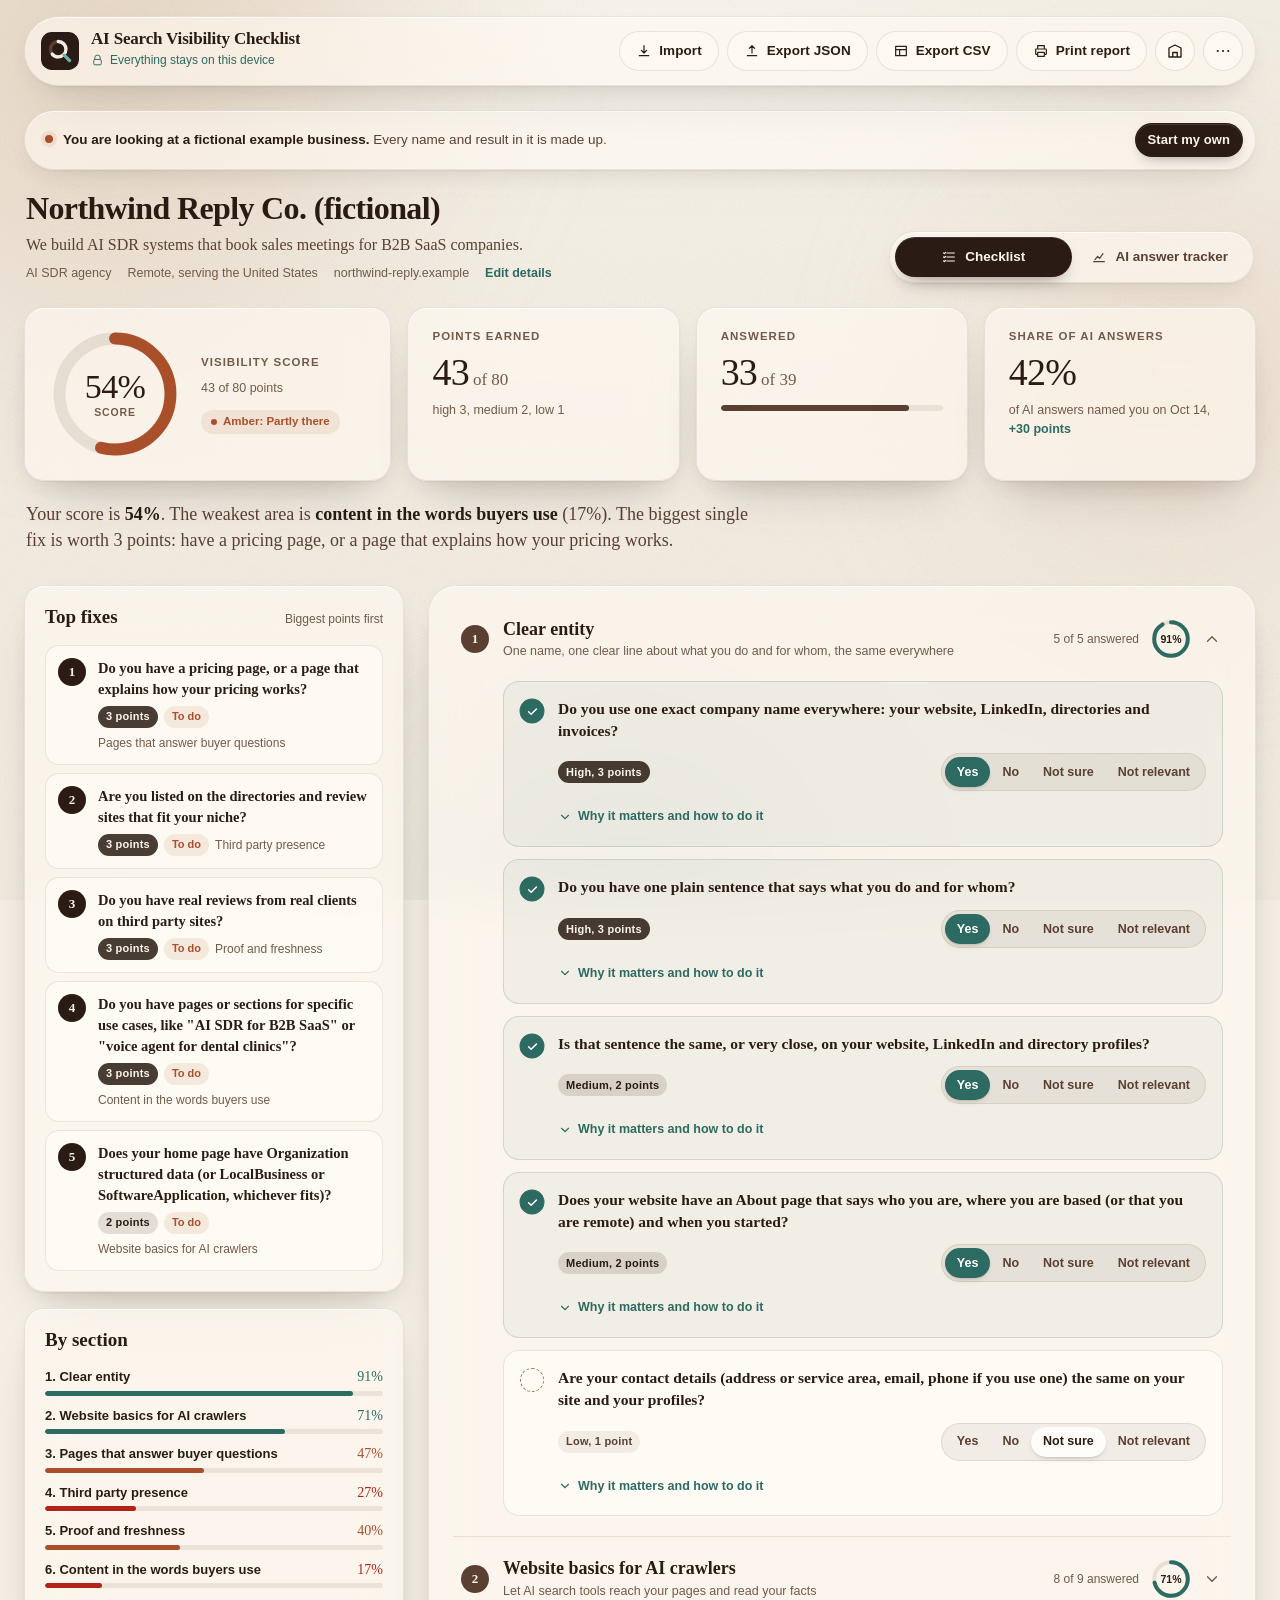
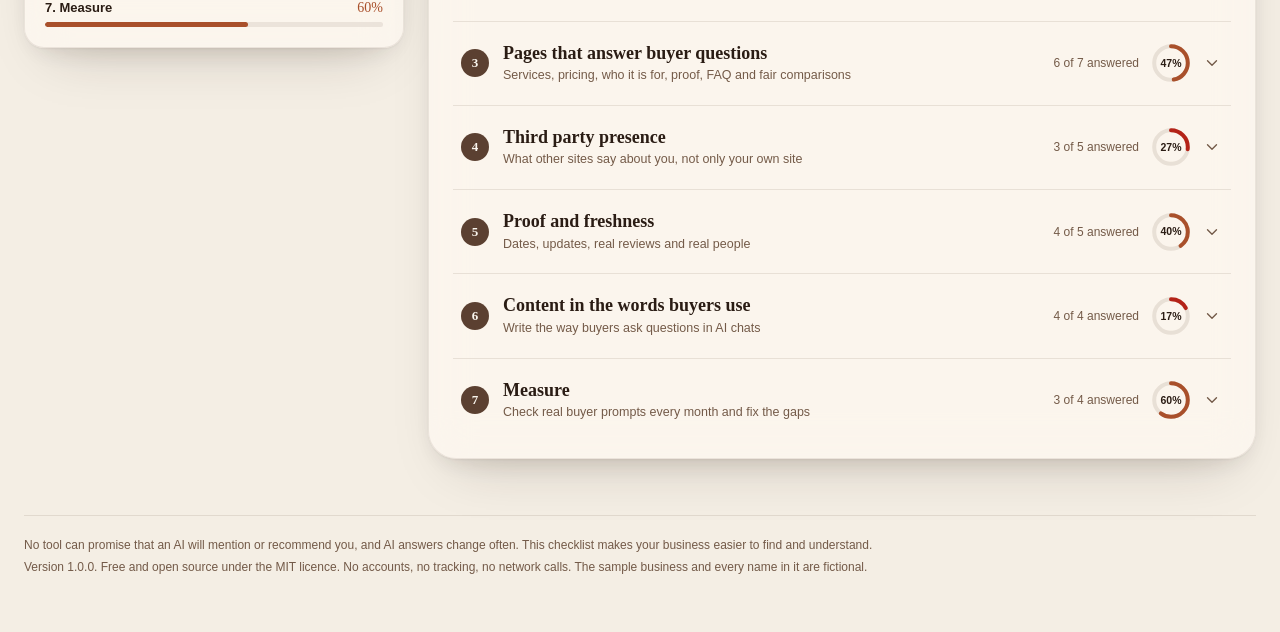
<file: app/index.html>
<!doctype html>
<html lang="en">
<head>
  <meta charset="utf-8">
  <meta name="viewport" content="width=device-width, initial-scale=1, viewport-fit=cover">
  <meta name="color-scheme" content="light">
  <meta name="theme-color" content="#F4EEE4">
  <meta name="description" content="Check how easy your business is to find in ChatGPT, Perplexity and other AI search tools. Runs on your device, nothing is sent anywhere.">
  <title>AI Search Visibility Checklist</title>
  <link rel="icon" type="image/svg+xml" href="assets/favicon.svg">
  <link rel="stylesheet" href="app.css">
</head>
<body>
  <div class="backdrop" aria-hidden="true">
    <span class="blob blob-a"></span>
    <span class="blob blob-b"></span>
    <span class="blob blob-c"></span>
    <span class="grain"></span>
  </div>

  <a class="skip-link" href="#main">Skip to the content</a>

  <header class="topbar">
    <div class="topbar-inner glass">
      <div class="brand">
        <svg class="brand-mark" viewBox="0 0 64 64" aria-hidden="true">
          <rect width="64" height="64" rx="18" fill="currentColor"/>
          <circle cx="29" cy="29" r="13" fill="none" stroke="#5B4031" stroke-width="5.5"/>
          <circle cx="29" cy="29" r="13" fill="none" stroke="#F4EEE4" stroke-width="5.5" stroke-linecap="round" stroke-dasharray="52 81.7" transform="rotate(-90 29 29)"/>
          <path d="M39 39l9 9" stroke="#6FB3A8" stroke-width="5.5" stroke-linecap="round"/>
        </svg>
        <div class="brand-text">
          <h1>AI Search Visibility Checklist</h1>
          <p class="privacy" id="privacy-note">
            <svg viewBox="0 0 24 24" aria-hidden="true"><path d="M7 10V7a5 5 0 0 1 10 0v3" fill="none" stroke="currentColor" stroke-width="1.8" stroke-linecap="round"/><rect x="5" y="10" width="14" height="10" rx="2.5" fill="none" stroke="currentColor" stroke-width="1.8"/></svg>
            <span id="privacy-text">Everything stays on this device</span>
          </p>
        </div>
      </div>

      <nav class="toolbar" aria-label="File actions">
        <button class="btn btn-ghost" type="button" id="btn-import" data-feedback="none">
          <span class="btn-label"><svg viewBox="0 0 24 24" aria-hidden="true"><path d="M12 4v11m0 0-4-4m4 4 4-4M5 19h14" /></svg>Import</span>
        </button>
        <button class="btn btn-ghost" type="button" id="btn-export-json">
          <span class="btn-label"><svg viewBox="0 0 24 24" aria-hidden="true"><path d="M12 15V4m0 0L8 8m4-4 4 4M5 19h14" /></svg>Export JSON</span>
        </button>
        <button class="btn btn-ghost" type="button" id="btn-export-csv">
          <span class="btn-label"><svg viewBox="0 0 24 24" aria-hidden="true"><path d="M4 5h16v14H4zM4 10h16M10 10v9" /></svg>Export CSV</span>
        </button>
        <button class="btn btn-ghost" type="button" id="btn-print">
          <span class="btn-label"><svg viewBox="0 0 24 24" aria-hidden="true"><path d="M7 9V4h10v5M7 17H5a1 1 0 0 1-1-1v-6a1 1 0 0 1 1-1h14a1 1 0 0 1 1 1v6a1 1 0 0 1-1 1h-2M7 14h10v6H7z" /></svg>Print report</span>
        </button>
        <button class="btn btn-ghost btn-icon" type="button" id="btn-business" aria-label="Business details" title="Business details" data-feedback="none">
          <span class="btn-label"><svg viewBox="0 0 24 24" aria-hidden="true"><path d="M4 20V8l8-4 8 4v12M9 20v-6h6v6M4 20h16" /></svg></span>
        </button>
        <div class="menu-wrap">
          <button class="btn btn-ghost btn-icon" type="button" id="btn-more" aria-label="More actions" title="More actions" aria-haspopup="true" aria-expanded="false" aria-controls="more-menu" data-feedback="none">
            <span class="btn-label"><svg viewBox="0 0 24 24" aria-hidden="true"><circle cx="5" cy="12" r="1.4"/><circle cx="12" cy="12" r="1.4"/><circle cx="19" cy="12" r="1.4"/></svg></span>
          </button>
          <div class="menu glass" id="more-menu" role="menu" hidden>
            <button type="button" role="menuitem" id="btn-load-sample">Load the fictional sample</button>
            <button type="button" role="menuitem" id="btn-reset">Start my own (empty)</button>
          </div>
        </div>
      </nav>
    </div>
  </header>

  <main class="shell" id="main">
    <div class="sample-banner glass" id="sample-banner" hidden>
      <p><span class="dot" aria-hidden="true"></span><strong>You are looking at a fictional example business.</strong> Every name and result in it is made up.</p>
      <button class="btn btn-primary btn-sm" type="button" id="btn-start-own"><span class="btn-label">Start my own</span></button>
    </div>

    <section class="hero" aria-label="Your business">
      <div class="hero-text">
        <h2 class="hero-name" id="hero-name">Your business</h2>
        <p class="hero-line" id="hero-line"></p>
        <p class="hero-meta" id="hero-meta"></p>
      </div>
      <div class="tabs glass" role="tablist" aria-label="Parts of the app">
        <span class="tab-pill" id="tab-pill" aria-hidden="true"></span>
        <button class="tab" role="tab" id="tab-checklist" aria-controls="panel-checklist" aria-selected="true" data-tab="checklist">
          <svg viewBox="0 0 24 24" aria-hidden="true"><path d="M9 6h11M9 12h11M9 18h11M4 6l1 1 2-2M4 12l1 1 2-2M4 18l1 1 2-2"/></svg>Checklist
        </button>
        <button class="tab" role="tab" id="tab-tracker" aria-controls="panel-tracker" aria-selected="false" data-tab="tracker" tabindex="-1">
          <svg viewBox="0 0 24 24" aria-hidden="true"><path d="M4 19h16M6 16l4-5 3 3 5-7"/></svg>AI answer tracker
        </button>
      </div>
    </section>

    <!-- ===== Checklist ===== -->
    <section class="panel" id="panel-checklist" role="tabpanel" aria-labelledby="tab-checklist">
      <div class="summary" aria-label="Checklist summary">
        <article class="stat stat-gauge glass">
          <div class="ring ring-xl" id="score-ring" role="img" aria-label="Visibility score"></div>
          <div class="gauge-text">
            <p class="eyebrow">Visibility score</p>
            <p class="stat-sub" id="score-sub">points earned out of points possible</p>
            <span class="chip chip-dot chip-none" id="score-chip">No score yet</span>
          </div>
        </article>
        <article class="stat glass">
          <p class="eyebrow">Points earned</p>
          <p class="stat-value"><span id="points-earned">0</span><small id="points-possible">of 0</small></p>
          <p class="stat-sub">high 3, medium 2, low 1</p>
        </article>
        <article class="stat glass">
          <p class="eyebrow">Answered</p>
          <p class="stat-value"><span id="answered">0</span><small id="answered-total">of 0</small></p>
          <div class="progress" aria-hidden="true"><span id="answered-bar"></span></div>
        </article>
        <article class="stat glass">
          <p class="eyebrow">Share of AI answers</p>
          <p class="stat-value" id="share-latest">n/a</p>
          <p class="stat-sub" id="share-latest-sub">from the AI answer tracker</p>
        </article>
      </div>

      <p class="insight" id="insight" aria-live="polite"></p>

      <div class="workspace">
        <aside class="side">
          <section class="card glass" aria-labelledby="fixes-title">
            <div class="card-head"><h2 id="fixes-title">Top fixes</h2><p class="hint">Biggest points first</p></div>
            <ol class="fixes" id="fixes"></ol>
          </section>
          <section class="card glass" aria-labelledby="sections-title">
            <div class="card-head"><h2 id="sections-title">By section</h2></div>
            <ul class="sec-progress" id="sec-progress"></ul>
          </section>
        </aside>
        <section class="editor glass" id="editor" aria-label="The checklist"></section>
      </div>
    </section>

    <!-- ===== Tracker ===== -->
    <section class="panel" id="panel-tracker" role="tabpanel" aria-labelledby="tab-tracker" hidden>
      <div class="summary" aria-label="Tracker summary">
        <article class="stat stat-gauge glass">
          <div class="ring ring-xl" id="share-ring" role="img" aria-label="Share of AI answers"></div>
          <div class="gauge-text">
            <p class="eyebrow">Share of AI answers</p>
            <p class="stat-sub" id="share-sub">answers that named you, latest check</p>
          </div>
        </article>
        <article class="stat glass">
          <p class="eyebrow">Change since first check</p>
          <p class="stat-value" id="share-change">n/a</p>
          <p class="stat-sub" id="share-change-sub">percentage points</p>
        </article>
        <article class="stat glass">
          <p class="eyebrow">Average position</p>
          <p class="stat-value" id="avg-pos">n/a</p>
          <p class="stat-sub">when you were named, latest check</p>
        </article>
        <article class="stat glass">
          <p class="eyebrow">Answers recorded</p>
          <p class="stat-value"><span id="checks-total">0</span></p>
          <p class="stat-sub" id="checks-sub">across 0 dates</p>
        </article>
      </div>

      <div class="tracker-grid">
        <section class="card glass" aria-labelledby="chart-title">
          <div class="card-head"><h2 id="chart-title">Share of answers over time</h2><p class="hint">Answers that named you, out of all answers checked</p></div>
          <div class="chart-wrap" id="chart"></div>
        </section>
        <section class="card glass" aria-labelledby="plat-title">
          <div class="card-head"><h2 id="plat-title">By platform</h2><p class="hint" id="plat-date"></p></div>
          <ul class="bars" id="plat-bars"></ul>
        </section>
        <section class="card glass" aria-labelledby="comp-title">
          <div class="card-head"><h2 id="comp-title">Who gets named most</h2><p class="hint">All checks</p></div>
          <ul class="bars" id="comp-bars"></ul>
        </section>
        <section class="card glass" aria-labelledby="prompts-title">
          <div class="card-head"><h2 id="prompts-title">Buyer prompts <span class="hint" id="prompt-count"></span></h2></div>
          <ul class="prompt-list" id="prompt-list"></ul>
          <form class="prompt-add" id="prompt-add" novalidate>
            <label class="sr-only" for="new-prompt">New buyer prompt</label>
            <input class="field-input" id="new-prompt" type="text" maxlength="200" autocomplete="off" placeholder="Type a buyer question, like best AI SDR agency for fintech">
            <button class="btn btn-primary btn-sm" type="submit" id="btn-add-prompt"><span class="btn-label"><svg viewBox="0 0 24 24" aria-hidden="true"><path d="M12 5v14M5 12h14" /></svg>Add</span></button>
          </form>
          <div class="prompt-lib">
            <label class="sr-only" for="lib-select">Add a prompt from the library</label>
            <select id="lib-select"><option value="">Add from the prompt library...</option></select>
          </div>
        </section>
      </div>

      <section class="record glass" id="record" aria-labelledby="record-title">
        <div class="record-head">
          <div>
            <h2 id="record-title">Record what the AI said</h2>
            <p class="hint">Ask each prompt yourself on the platform, then tick if your business was named, its position, and who else was named. This app never asks any AI for you.</p>
          </div>
          <div class="record-controls">
            <div>
              <label for="rec-date">Date of the check</label>
              <input id="rec-date" type="date">
            </div>
            <button class="btn btn-ghost btn-sm" type="button" id="btn-today" data-feedback="none"><span class="btn-label">Today</span></button>
          </div>
        </div>
        <div class="date-chips" id="date-chips" aria-label="Dates with results"></div>
        <div class="plat-tabs" id="plat-tabs" role="tablist" aria-label="Platform"></div>
        <div class="rows" id="rows"></div>
        <div class="record-actions">
          <p class="hint" id="rec-status"></p>
          <button class="btn btn-primary" type="button" id="btn-save-results"><span class="btn-label"><svg viewBox="0 0 24 24" aria-hidden="true"><path d="M5 12.5l4.5 4.5L19 7.5" /></svg>Save results</span></button>
        </div>
      </section>
    </section>

    <footer class="foot">
      <p>No tool can promise that an AI will mention or recommend you, and AI answers change often. This checklist makes your business easier to find and understand.</p>
      <p>Version 1.0.0. Free and open source under the MIT licence. No accounts, no tracking, no network calls. The sample business and every name in it are fictional.</p>
    </footer>
  </main>

  <section class="print-sheet" id="print-sheet" aria-hidden="true"></section>

  <div class="toasts" id="toasts" role="region" aria-live="polite" aria-label="Notifications"></div>

  <dialog class="dialog glass" id="business-dialog" aria-labelledby="business-title">
    <form method="dialog" id="business-form" novalidate>
      <h2 id="business-title">Your business</h2>
      <p class="dialog-sub">Used in the report. Only real facts. It stays on this device.</p>
      <div class="field">
        <label for="biz-name">Company name, spelled exactly as you use it everywhere</label>
        <input class="field-input" id="biz-name" type="text" maxlength="120" autocomplete="organization">
      </div>
      <div class="field">
        <label for="biz-line">One line: what you do and for whom</label>
        <input class="field-input" id="biz-line" type="text" maxlength="220" autocomplete="off">
      </div>
      <div class="field-row">
        <div class="field">
          <label for="biz-site">Website</label>
          <input class="field-input" id="biz-site" type="text" maxlength="200" autocomplete="url" placeholder="https://">
          <p class="hint error-text" id="biz-site-error" hidden></p>
        </div>
        <div class="field">
          <label for="biz-niche">Niche</label>
          <input class="field-input" id="biz-niche" type="text" maxlength="80" autocomplete="off">
        </div>
      </div>
      <div class="field">
        <label for="biz-loc">Where you serve (city, region, country or remote)</label>
        <input class="field-input" id="biz-loc" type="text" maxlength="120" autocomplete="off">
      </div>
      <div class="dialog-actions">
        <button class="btn btn-ghost" type="button" id="business-cancel" data-feedback="none"><span class="btn-label">Cancel</span></button>
        <button class="btn btn-primary" type="button" id="business-save"><span class="btn-label">Save details</span></button>
      </div>
    </form>
  </dialog>

  <dialog class="dialog glass" id="confirm-dialog" aria-labelledby="confirm-title" aria-describedby="confirm-text">
    <form method="dialog">
      <h2 id="confirm-title">Are you sure?</h2>
      <p class="dialog-sub" id="confirm-text"></p>
      <div class="dialog-actions">
        <button class="btn btn-ghost" value="cancel" data-feedback="none"><span class="btn-label">Cancel</span></button>
        <button class="btn btn-primary" value="ok" id="confirm-ok" data-feedback="none"><span class="btn-label">Confirm</span></button>
      </div>
    </form>
  </dialog>

  <input type="file" id="import-file" accept=".json,application/json" hidden>

  <script src="kit-data.js"></script>
  <script src="engine.js"></script>
  <script src="app.js"></script>
</body>
</html>
</file>
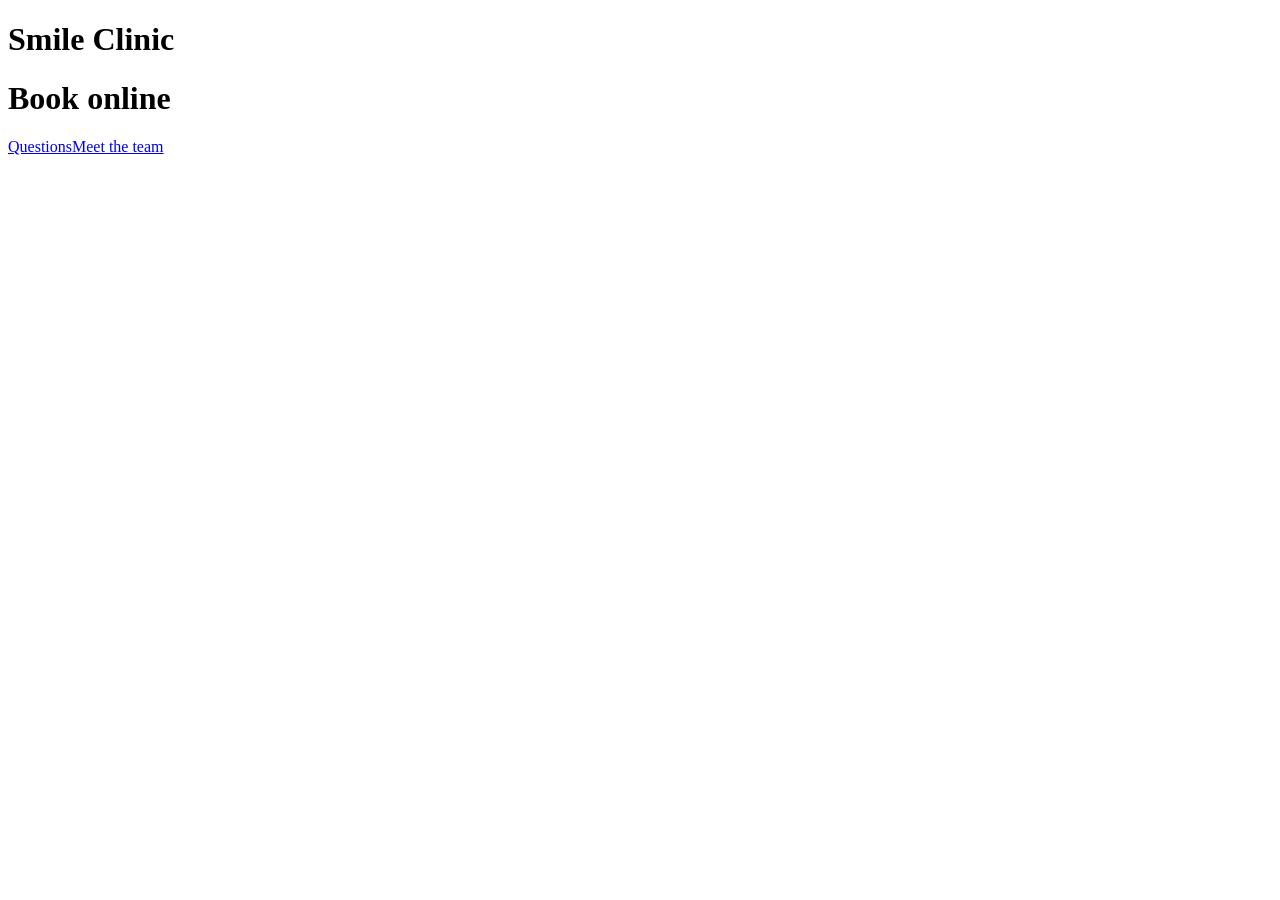
<file: tests/fixtures/home_local.html>
<!doctype html>
<html><head><title>Smile Clinic</title>
<script type="application/ld+json">[{"@type": ["Dentist"], "name": "Smile Clinic (fictional)"}]</script>
</head><body><h1>Smile Clinic</h1><h1>Book online</h1><a href="/frequently-asked-questions">Questions</a><a href="/our-team">Meet the team</a></body></html>
</file>
<file: app/app.css>
/* AI Search Visibility Checklist: styles. Same design family as the AI Agent Profitability Calculator. Reasoning in DESIGN-NOTES.md. */

:root {
  /* 60: warm neutrals */
  --cream: #f4eee4;
  --cream-hi: #faf6ef;
  --oat: #eae0d0;
  --sand: #ddcdb5;
  /* 30: coffee browns */
  --espresso: #2a1c14;
  --espresso-2: #3a281d;
  --mocha: #5b4031;
  --muted: #735a48;
  --latte: #9c7b60;
  /* 10: accent and status */
  --teal: #2d6a62;
  --teal-soft: #6fa096;
  --teal-tint: rgba(45, 106, 98, 0.1);
  --terra: #a9502b;
  --terra-tint: rgba(169, 80, 43, 0.1);
  --red: #b42318;
  --red-tint: rgba(180, 35, 24, 0.09);

  --text: var(--espresso);
  --text-2: var(--mocha);
  --text-3: var(--muted);
  --line: rgba(91, 64, 49, 0.12);
  --line-strong: rgba(91, 64, 49, 0.22);

  --glass: rgba(255, 251, 245, 0.6);
  --glass-strong: rgba(255, 251, 245, 0.82);
  --glass-border: rgba(91, 64, 49, 0.1);
  --glass-hi: rgba(255, 255, 255, 0.75);
  --shadow-1: 0 1px 2px rgba(42, 28, 20, 0.05);
  --shadow-2: 0 10px 28px -12px rgba(42, 28, 20, 0.16);
  --shadow-3: 0 28px 56px -28px rgba(42, 28, 20, 0.22);
  --shadow-card: inset 0 1px 0 var(--glass-hi), var(--shadow-1), var(--shadow-2), var(--shadow-3);
  --shadow-lift: inset 0 1px 0 var(--glass-hi), 0 2px 4px rgba(42, 28, 20, 0.06), 0 16px 36px -14px rgba(42, 28, 20, 0.24), 0 36px 64px -30px rgba(42, 28, 20, 0.26);
  --blur: blur(22px) saturate(140%);

  --serif: "Iowan Old Style", "Palatino Linotype", Palatino, "Book Antiqua", Georgia, serif;
  --sans: -apple-system, BlinkMacSystemFont, "SF Pro Text", "Segoe UI", Inter, Roboto, "Helvetica Neue", Arial, sans-serif;

  --s1: 4px; --s2: 8px; --s3: 12px; --s4: 16px; --s5: 20px; --s6: 24px; --s7: 32px; --s8: 40px; --s9: 56px; --s10: 72px;
  --r-input: 10px; --r-card: 20px; --r-panel: 28px; --r-pill: 999px;

  --t-fast: 140ms; --t-base: 240ms; --t-slow: 480ms; --t-count: 650ms;
  --ease-out: cubic-bezier(0.22, 1, 0.36, 1);
  --ease-spring: cubic-bezier(0.34, 1.56, 0.64, 1);

  --focus: 0 0 0 3px rgba(45, 106, 98, 0.32);
  color-scheme: light;
}

*, *::before, *::after { box-sizing: border-box; }
html { -webkit-text-size-adjust: 100%; }
body {
  margin: 0;
  min-height: 100vh;
  background: var(--cream);
  color: var(--text);
  font: 400 14px/1.5 var(--sans);
  -webkit-font-smoothing: antialiased;
  overflow-x: hidden;
}
h1, h2, h3, p { margin: 0; }
button, input, select, textarea { font: inherit; color: inherit; }
svg { display: block; }
[hidden] { display: none !important; }
.sr-only { position: absolute; width: 1px; height: 1px; padding: 0; margin: -1px; overflow: hidden; clip: rect(0 0 0 0); white-space: nowrap; border: 0; }

/* ---------- backdrop: blurred drifting shapes and grain ---------- */
.backdrop { position: fixed; inset: 0; z-index: -1; overflow: hidden; pointer-events: none;
  background: radial-gradient(120% 80% at 50% 0%, var(--cream-hi) 0%, var(--cream) 60%, var(--cream) 100%); }
.blob { position: absolute; border-radius: 50%; filter: blur(80px); opacity: 0.55; will-change: transform; }
.blob-a { width: 52vw; height: 52vw; left: -12vw; top: -18vw; background: radial-gradient(circle at 40% 40%, #d8bf9f, rgba(216, 191, 159, 0) 70%); animation: drift-a 62s var(--ease-out) infinite alternate; }
.blob-b { width: 44vw; height: 44vw; right: -14vw; top: 10vh; background: radial-gradient(circle at 50% 50%, #e6d3b9, rgba(230, 211, 185, 0) 70%); animation: drift-b 48s ease-in-out infinite alternate; }
.blob-c { width: 38vw; height: 38vw; left: 30vw; bottom: -20vw; background: radial-gradient(circle at 50% 50%, rgba(111, 160, 150, 0.55), rgba(111, 160, 150, 0) 70%); opacity: 0.35; animation: drift-c 70s ease-in-out infinite alternate; }
.grain { position: absolute; inset: -50%; opacity: 0.07; mix-blend-mode: multiply;
  background-image: url("data:image/svg+xml;utf8,<svg xmlns='http://www.w3.org/2000/svg' width='160' height='160'><filter id='n'><feTurbulence type='fractalNoise' baseFrequency='0.85' numOctaves='3' stitchTiles='stitch'/><feColorMatrix values='0 0 0 0 0.16 0 0 0 0 0.11 0 0 0 0 0.08 0 0 0 1 0'/></filter><rect width='100%' height='100%' filter='url(%23n)'/></svg>"); }
@keyframes drift-a { to { transform: translate3d(8vw, 6vh, 0) scale(1.08); } }
@keyframes drift-b { to { transform: translate3d(-6vw, 10vh, 0) scale(0.94); } }
@keyframes drift-c { to { transform: translate3d(-10vw, -8vh, 0) scale(1.12); } }

/* ---------- glass ---------- */
.glass {
  background: var(--glass);
  -webkit-backdrop-filter: var(--blur);
  backdrop-filter: var(--blur);
  border: 1px solid var(--glass-border);
  box-shadow: var(--shadow-card);
}

.skip-link { position: absolute; left: var(--s4); top: -60px; z-index: 50; padding: var(--s2) var(--s4); border-radius: var(--r-pill); background: var(--espresso); color: var(--cream); text-decoration: none; transition: top var(--t-base) var(--ease-out); }
.skip-link:focus { top: var(--s3); outline: none; box-shadow: var(--focus); }

/* ---------- top bar ---------- */
.topbar { position: sticky; top: 0; z-index: 20; padding: var(--s4) var(--s6) 0; }
.topbar-inner { max-width: 1320px; margin: 0 auto; display: flex; align-items: center; justify-content: space-between; gap: var(--s5);
  padding: var(--s3) var(--s3) var(--s3) var(--s4); border-radius: var(--r-pill); }
.brand { display: flex; align-items: center; gap: var(--s3); min-width: 0; }
.brand-mark { width: 38px; height: 38px; color: var(--espresso); flex: none; }
.brand-text { min-width: 0; }
.brand h1 { font: 600 17px/1.2 var(--serif); letter-spacing: -0.01em; white-space: nowrap; overflow: hidden; text-overflow: ellipsis; }
.privacy { display: inline-flex; align-items: center; gap: 6px; margin-top: 2px; font-size: 12px; color: var(--teal); font-weight: 500; }
.privacy svg { width: 13px; height: 13px; }
.privacy.is-warn { color: var(--terra); }
.toolbar { display: flex; align-items: center; gap: var(--s2); flex-wrap: nowrap; }
.toolbar > * { flex: none; }

/* ---------- buttons ---------- */
.btn {
  --press-x: 50%; --press-y: 50%;
  position: relative; display: inline-flex; align-items: center; justify-content: center;
  height: 40px; padding: 0 var(--s4); border-radius: var(--r-pill); border: 1px solid transparent;
  font-size: 13.5px; font-weight: 550; letter-spacing: 0.005em; white-space: nowrap; cursor: pointer; overflow: hidden;
  transition: transform var(--t-fast) var(--ease-out), box-shadow var(--t-base) var(--ease-out), background-color var(--t-fast) var(--ease-out), border-color var(--t-fast) var(--ease-out), color var(--t-fast);
  -webkit-tap-highlight-color: transparent; user-select: none;
}
.btn::after {
  content: ""; position: absolute; inset: 0; border-radius: inherit; pointer-events: none; opacity: 0;
  background: radial-gradient(circle at var(--press-x) var(--press-y), rgba(255, 255, 255, 0.45), rgba(255, 255, 255, 0) 60%);
  transition: opacity var(--t-slow) var(--ease-out);
}
.btn.is-pressed::after { opacity: 1; transition: opacity 60ms; }
.btn:hover { transform: translateY(-1px); }
.btn:active { transform: translateY(0) scale(0.97); }
.btn:focus-visible { outline: none; box-shadow: var(--focus); }
.btn-label { display: inline-flex; align-items: center; gap: 7px; transition: opacity var(--t-fast), transform var(--t-base) var(--ease-out); }
.btn-label svg { width: 16px; height: 16px; fill: none; stroke: currentColor; stroke-width: 1.8; stroke-linecap: round; stroke-linejoin: round; }
.btn-label svg circle { fill: currentColor; stroke: none; }
.btn-icon { width: 40px; padding: 0; }
.btn-icon .btn-label svg { width: 18px; height: 18px; }
.btn-icon .btn-label svg .stroke-c { fill: none; stroke: currentColor; }
.btn-sm { height: 34px; padding: 0 var(--s3); font-size: 13px; }

.btn-primary { background: var(--espresso); color: var(--cream-hi); box-shadow: 0 1px 0 rgba(255, 255, 255, 0.12) inset, 0 6px 16px -8px rgba(42, 28, 20, 0.55); }
.btn-primary:hover { background: var(--espresso-2); box-shadow: 0 1px 0 rgba(255, 255, 255, 0.14) inset, 0 10px 22px -10px rgba(42, 28, 20, 0.6); }
.btn-ghost { background: rgba(255, 251, 245, 0.5); border-color: var(--line); color: var(--text); }
.btn-ghost:hover { background: rgba(255, 251, 245, 0.92); border-color: var(--line-strong); box-shadow: 0 6px 16px -10px rgba(42, 28, 20, 0.3); }
.btn-quiet { background: transparent; color: var(--text-2); }
.btn-quiet:hover { background: rgba(91, 64, 49, 0.07); }

/* processing state: spinner, then a tick that draws itself */
.btn-spinner, .btn-tick { position: absolute; left: 50%; top: 50%; pointer-events: none; opacity: 0; }
.btn-spinner { width: 16px; height: 16px; margin: -8px 0 0 -8px; border-radius: 50%; border: 2px solid currentColor; border-right-color: transparent; }
.btn-tick { width: 18px; height: 18px; margin: -9px 0 0 -9px; }
.btn-tick path { fill: none; stroke: currentColor; stroke-width: 2.4; stroke-linecap: round; stroke-linejoin: round; stroke-dasharray: 24; stroke-dashoffset: 24; }
.btn.is-busy, .btn.is-done { pointer-events: none; }
.btn.is-busy .btn-label, .btn.is-done .btn-label { opacity: 0; transform: translateY(-4px); }
.btn.is-busy .btn-spinner { opacity: 1; animation: spin 0.7s linear infinite; }
.btn.is-busy::before {
  content: ""; position: absolute; inset: 0; border-radius: inherit;
  background: linear-gradient(100deg, transparent 20%, rgba(255, 255, 255, 0.28) 50%, transparent 80%);
  background-size: 220% 100%; animation: shimmer 1s linear infinite;
}
.btn.is-done .btn-tick { opacity: 1; }
.btn.is-done .btn-tick path { animation: draw 0.42s var(--ease-out) forwards; }
.btn-primary.is-done { background: var(--teal); }
.btn-ghost.is-done { color: var(--teal); border-color: rgba(45, 106, 98, 0.35); }
@keyframes spin { to { transform: rotate(360deg); } }
@keyframes shimmer { from { background-position: 120% 0; } to { background-position: -120% 0; } }
@keyframes draw { to { stroke-dashoffset: 0; } }

/* ---------- menu ---------- */
.menu-wrap { position: relative; }
.menu { position: absolute; right: 0; top: calc(100% + 8px); min-width: 250px; padding: 6px; border-radius: 16px; background: var(--glass-strong);
  transform-origin: top right; animation: pop-in var(--t-base) var(--ease-out); z-index: 30; }
.menu button { display: block; width: 100%; text-align: left; padding: 10px 12px; border: 0; border-radius: 10px; background: transparent; cursor: pointer; font-size: 13.5px; transition: background var(--t-fast); }
.menu button:hover, .menu button:focus-visible { background: rgba(91, 64, 49, 0.08); outline: none; }
@keyframes pop-in { from { opacity: 0; transform: translateY(-4px) scale(0.97); } to { opacity: 1; transform: none; } }

/* ---------- layout ---------- */
.shell { max-width: 1320px; margin: 0 auto; padding: var(--s6) var(--s6) var(--s9); }

.sample-banner { display: flex; align-items: center; justify-content: space-between; gap: var(--s4); margin-bottom: var(--s5); padding: var(--s3) var(--s3) var(--s3) var(--s5);
  border-radius: var(--r-pill); font-size: 13.5px; color: var(--text-2); animation: card-in var(--t-slow) var(--ease-out) both; }
.sample-banner strong { color: var(--text); font-weight: 600; }
.sample-banner .dot { display: inline-block; width: 8px; height: 8px; border-radius: 50%; background: var(--terra); margin-right: 10px; vertical-align: 1px; box-shadow: 0 0 0 4px var(--terra-tint); }

.hero { display: flex; align-items: flex-end; justify-content: space-between; gap: var(--s6); margin: var(--s2) 2px var(--s6); }
.hero-text { min-width: 0; }
.hero-name { font: 600 32px/1.15 var(--serif); letter-spacing: -0.02em; }
.hero-line { margin-top: 6px; font: 400 16px/1.45 var(--serif); color: var(--text-2); max-width: 70ch; }
.hero-meta { display: flex; flex-wrap: wrap; gap: 6px 16px; margin-top: var(--s2); font-size: 12.5px; color: var(--text-3); }
.hero-meta button { border: 0; background: none; padding: 0; color: var(--teal); font-weight: 600; cursor: pointer; border-radius: 6px; }
.hero-meta button:hover { text-decoration: underline; }
.hero-meta button:focus-visible { outline: none; box-shadow: var(--focus); }

/* tabs: segmented control with a sliding glass pill */
.tabs { position: relative; display: inline-grid; grid-auto-flow: column; grid-auto-columns: 1fr; padding: 5px; border-radius: var(--r-pill); flex: none; }
.tab-pill { position: absolute; top: 5px; bottom: 5px; left: 5px; border-radius: var(--r-pill); background: var(--espresso);
  box-shadow: 0 8px 18px -10px rgba(42, 28, 20, 0.7), inset 0 1px 0 rgba(255, 255, 255, 0.12); transition: transform var(--t-slow) var(--ease-out), width var(--t-slow) var(--ease-out); }
.tab { position: relative; z-index: 1; display: inline-flex; align-items: center; justify-content: center; gap: 8px; height: 40px; padding: 0 var(--s5);
  border: 0; background: transparent; border-radius: var(--r-pill); font-size: 13.5px; font-weight: 600; color: var(--text-2); cursor: pointer; white-space: nowrap; transition: color var(--t-base); }
.tab svg { width: 16px; height: 16px; fill: none; stroke: currentColor; stroke-width: 1.8; stroke-linecap: round; stroke-linejoin: round; }
.tab[aria-selected="true"] { color: var(--cream-hi); }
.tab:not([aria-selected="true"]):hover { color: var(--text); }
.tab:focus-visible { outline: none; box-shadow: var(--focus); }
.panel { animation: panel-in var(--t-slow) var(--ease-out); }
@keyframes panel-in { from { opacity: 0; transform: translateY(6px); } to { opacity: 1; transform: none; } }

/* summary cards */
.summary { display: grid; grid-template-columns: 1.35fr repeat(3, 1fr); gap: var(--s4); }
.stat { padding: var(--s5) var(--s6); border-radius: var(--r-card); min-width: 0;
  transition: transform var(--t-base) var(--ease-out), box-shadow var(--t-base) var(--ease-out); }
.stat:hover { transform: translateY(-2px); box-shadow: var(--shadow-lift); }
.eyebrow { font-size: 11.5px; font-weight: 600; letter-spacing: 0.09em; text-transform: uppercase; color: var(--text-3); }
.stat-value { margin-top: var(--s2); font: 500 38px/1.05 var(--serif); letter-spacing: -0.02em; font-variant-numeric: lining-nums tabular-nums; white-space: nowrap; }
.stat-value small { font: 500 17px var(--serif); color: var(--text-3); letter-spacing: 0; margin-left: 4px; }
.stat-sub { margin-top: var(--s2); font-size: 12.5px; color: var(--text-3); }
.stat-gauge { display: flex; align-items: center; gap: var(--s5); }
.stat-gauge .gauge-text { min-width: 0; }
.stat-gauge .chip { margin-top: var(--s3); }
.is-green-text { color: var(--teal); }
.is-amber-text { color: var(--terra); }
.is-red-text { color: var(--red); }
.progress { margin-top: var(--s3); height: 6px; border-radius: 999px; background: rgba(91, 64, 49, 0.1); overflow: hidden; }
.progress span { display: block; height: 100%; width: 0; border-radius: inherit; background: var(--mocha); transition: width var(--t-count) var(--ease-out); }
.delta { display: inline-flex; align-items: center; gap: 4px; font-weight: 600; }
.delta.up { color: var(--teal); }
.delta.down { color: var(--terra); }

.insight { margin: var(--s5) 2px var(--s7); font: 400 18px/1.45 var(--serif); color: var(--text-2); max-width: 82ch; }
.insight strong { color: var(--text); font-weight: 600; }

.workspace { display: grid; grid-template-columns: minmax(300px, 380px) minmax(0, 1fr); gap: var(--s6); align-items: start; }
.side { position: sticky; top: 104px; display: grid; gap: var(--s4); }
.card { border-radius: var(--r-card); padding: var(--s5) var(--s5) var(--s5); min-width: 0; }
.card-head { display: flex; align-items: baseline; justify-content: space-between; gap: var(--s3); margin-bottom: var(--s4); }
.card-head h2, .card-head h3 { font: 600 19px/1.2 var(--serif); }
.card-head .hint { margin: 0; }

/* top fixes */
.fixes { list-style: none; margin: 0; padding: 0; display: grid; gap: var(--s2); counter-reset: fix; }
.fix { position: relative; display: grid; grid-template-columns: 28px minmax(0, 1fr); gap: var(--s3); padding: var(--s3) var(--s3) var(--s3) var(--s3);
  border-radius: 14px; background: rgba(255, 252, 247, 0.7); border: 1px solid var(--line); cursor: pointer; text-align: left; width: 100%;
  transition: transform var(--t-base) var(--ease-out), box-shadow var(--t-base), background var(--t-fast); animation: card-in var(--t-slow) var(--ease-out) both; }
.fix:hover { transform: translateY(-2px); background: #fffdf9; box-shadow: 0 12px 24px -16px rgba(42, 28, 20, 0.35); }
.fix:active { transform: scale(0.985); }
.fix:focus-visible { outline: none; box-shadow: var(--focus); }
.fix-num { width: 28px; height: 28px; border-radius: 50%; display: grid; place-items: center; font: 600 13px var(--serif); background: var(--espresso); color: var(--cream-hi); }
.fix-q { font: 600 14.5px/1.35 var(--serif); }
.fix-meta { display: flex; flex-wrap: wrap; gap: 6px; margin-top: 6px; align-items: center; font-size: 12px; color: var(--text-3); }
.fix-empty { padding: var(--s4); border-radius: 14px; background: var(--teal-tint); color: var(--teal); font-weight: 550; }

/* chips */
.chip { display: inline-flex; align-items: center; gap: 6px; height: 24px; padding: 0 10px; border-radius: var(--r-pill); font-size: 11.5px; font-weight: 600; white-space: nowrap; }
.chip-dot::before { content: ""; width: 6px; height: 6px; border-radius: 50%; background: currentColor; }
.chip-green { color: var(--teal); background: var(--teal-tint); }
.chip-amber { color: var(--terra); background: var(--terra-tint); }
.chip-red { color: var(--red); background: var(--red-tint); }
.chip-none { color: var(--text-3); background: rgba(91, 64, 49, 0.07); }
.chip-w { height: 22px; padding: 0 8px; font-size: 11px; letter-spacing: 0.02em; background: rgba(91, 64, 49, 0.07); color: var(--text-2); }
.chip-w.w-high { background: rgba(42, 28, 20, 0.86); color: var(--cream-hi); }
.chip-w.w-medium { background: rgba(91, 64, 49, 0.16); color: var(--espresso); }
.chip-ans { height: 22px; padding: 0 8px; font-size: 11px; }
.chip-ans.a-no { color: var(--terra); background: var(--terra-tint); }
.chip-ans.a-not_sure { color: var(--mocha); background: rgba(156, 123, 96, 0.18); }
.chip-ans.a-unanswered { color: var(--text-3); background: rgba(91, 64, 49, 0.06); }

/* section progress list */
.sec-progress { list-style: none; margin: 0; padding: 0; display: grid; gap: 10px; }
.sec-progress button { width: 100%; display: grid; grid-template-columns: minmax(0, 1fr) auto; gap: 4px var(--s3); align-items: center; padding: 6px 8px; margin: -6px -8px; width: calc(100% + 16px);
  border: 0; background: transparent; border-radius: 10px; cursor: pointer; text-align: left; transition: background var(--t-fast); }
.sec-progress button:hover { background: rgba(91, 64, 49, 0.05); }
.sec-progress button:focus-visible { outline: none; box-shadow: var(--focus); }
.sp-name { font-size: 13px; font-weight: 550; color: var(--text); overflow: hidden; text-overflow: ellipsis; white-space: nowrap; }
.sp-pct { font: 500 14px var(--serif); font-variant-numeric: tabular-nums; }
.sp-bar { grid-column: 1 / -1; height: 5px; border-radius: 999px; background: rgba(91, 64, 49, 0.1); overflow: hidden; }
.sp-bar span { display: block; height: 100%; width: 0; border-radius: inherit; background: var(--latte); transition: width var(--t-count) var(--ease-out), background var(--t-base); }
.sp-bar span.green { background: var(--teal); }
.sp-bar span.amber { background: var(--terra); }
.sp-bar span.red { background: var(--red); }

/* ---------- rings ---------- */
.ring { position: relative; flex: none; width: 52px; height: 52px; }
.ring svg { width: 100%; height: 100%; transform: rotate(-90deg); overflow: visible; }
.ring .track { fill: none; stroke: rgba(91, 64, 49, 0.12); }
.ring .arc { fill: none; stroke-linecap: round; stroke: var(--latte); transition: stroke-dashoffset var(--t-count) var(--ease-out), stroke var(--t-base); }
.ring .ring-label { position: absolute; inset: 0; display: grid; place-items: center; font: 600 12px/1 var(--sans); font-variant-numeric: tabular-nums; color: var(--text); }
.ring[data-status="green"] .arc { stroke: var(--teal); }
.ring[data-status="amber"] .arc { stroke: var(--terra); }
.ring[data-status="red"] .arc { stroke: var(--red); }
.ring[data-status="teal"] .arc { stroke: var(--teal); }
.ring-xl { width: 132px; height: 132px; }
.ring-xl .ring-label { display: grid; align-content: center; justify-items: center; gap: 3px; }
.ring-xl .ring-big { font: 500 34px/1 var(--serif); color: var(--text); letter-spacing: -0.02em; font-variant-numeric: lining-nums tabular-nums; }
.ring-xl .ring-small { font: 600 10.5px/1 var(--sans); letter-spacing: 0.08em; text-transform: uppercase; color: var(--text-3); }
.ring-sm { width: 40px; height: 40px; }
.ring-sm .ring-label { font-size: 10.5px; }

/* ---------- checklist editor ---------- */
.editor { border-radius: var(--r-panel); padding: var(--s3) var(--s6) var(--s4); min-width: 0; }
.sec { border-bottom: 1px solid var(--line); scroll-margin-top: 110px; }
.sec:last-child { border-bottom: 0; }
.sec-toggle { width: 100%; display: grid; grid-template-columns: 30px minmax(0, 1fr) auto 40px 20px; align-items: center; gap: var(--s3);
  padding: var(--s5) var(--s2); border: 0; background: transparent; text-align: left; cursor: pointer; border-radius: 14px; transition: background var(--t-fast); }
@media (hover: hover) { .sec-toggle:hover { background: rgba(91, 64, 49, 0.04); } }
.sec-toggle:focus-visible { outline: none; box-shadow: var(--focus); }
.sec-num { width: 28px; height: 28px; border-radius: 50%; display: grid; place-items: center; font: 600 13px var(--serif); color: var(--cream-hi); background: var(--mocha); }
.sec-title { display: block; font: 600 18px/1.25 var(--serif); }
.sec-desc { display: block; font-size: 12.5px; color: var(--text-3); margin-top: 2px; }
.sec-count { font-size: 12px; color: var(--text-3); white-space: nowrap; font-variant-numeric: tabular-nums; }
.sec-chev { width: 18px; height: 18px; color: var(--text-3); transition: transform var(--t-base) var(--ease-out); }
.sec-chev path { fill: none; stroke: currentColor; stroke-width: 1.8; stroke-linecap: round; stroke-linejoin: round; }
.sec-toggle[aria-expanded="true"] .sec-chev { transform: rotate(180deg); }
.sec-body { display: grid; grid-template-rows: 0fr; transition: grid-template-rows var(--t-slow) var(--ease-out); }
.sec-body > .sec-inner { overflow: hidden; min-height: 0; }
.sec.is-open .sec-body { grid-template-rows: 1fr; }
.sec-content { padding: 0 var(--s2) var(--s5) calc(30px + var(--s3) + var(--s2)); opacity: 0; transform: translateY(-4px); transition: opacity var(--t-base), transform var(--t-slow) var(--ease-out); }
.sec.is-open .sec-content { opacity: 1; transform: none; transition-delay: 60ms; }

.items { list-style: none; margin: 0; padding: 0; display: grid; gap: var(--s3); }
.item { position: relative; padding: var(--s4) var(--s4) var(--s4) var(--s4); border-radius: 16px; background: rgba(255, 252, 247, 0.66); border: 1px solid var(--line);
  transition: background var(--t-base), border-color var(--t-base), box-shadow var(--t-base); }
.item:hover { background: rgba(255, 253, 249, 0.92); box-shadow: 0 12px 26px -20px rgba(42, 28, 20, 0.4); }
.item.is-flash { animation: flash 1.2s var(--ease-out); }
@keyframes flash { 0%, 30% { box-shadow: 0 0 0 3px rgba(45, 106, 98, 0.35); } 100% { box-shadow: 0 0 0 0 rgba(45, 106, 98, 0); } }
.item[data-answer="yes"] { background: rgba(45, 106, 98, 0.05); border-color: rgba(45, 106, 98, 0.18); }
.item[data-answer="not_relevant"] { opacity: 0.72; }
.item-top { display: grid; grid-template-columns: 26px minmax(0, 1fr); gap: var(--s3); align-items: start; }
.item-mark { width: 24px; height: 24px; margin-top: 1px; border-radius: 50%; border: 1.5px solid var(--line-strong); display: grid; place-items: center; color: transparent; transition: background var(--t-base), border-color var(--t-base), transform var(--t-base) var(--ease-spring); }
.item-mark svg { width: 13px; height: 13px; }
.item-mark path { fill: none; stroke: currentColor; stroke-width: 2.6; stroke-linecap: round; stroke-linejoin: round; stroke-dasharray: 24; stroke-dashoffset: 24; transition: stroke-dashoffset var(--t-slow) var(--ease-out); }
.item[data-answer="yes"] .item-mark { background: var(--teal); border-color: var(--teal); color: #fff; transform: scale(1.04); }
.item[data-answer="yes"] .item-mark path { stroke-dashoffset: 0; }
.item[data-answer="no"] .item-mark { border-color: var(--terra); }
.item[data-answer="not_sure"] .item-mark { border-color: var(--latte); border-style: dashed; }
.item-q { font: 600 15.5px/1.4 var(--serif); }
.item-row { display: flex; flex-wrap: wrap; align-items: center; justify-content: space-between; gap: var(--s3); margin-top: var(--s3); }
.item-tags { display: flex; flex-wrap: wrap; gap: 6px; align-items: center; }

.seg { display: inline-flex; padding: 3px; border-radius: var(--r-pill); background: rgba(91, 64, 49, 0.07); border: 1px solid var(--line); }
.seg label { position: relative; cursor: pointer; }
.seg input { position: absolute; opacity: 0; width: 1px; height: 1px; }
.seg span { display: inline-flex; align-items: center; height: 30px; padding: 0 12px; border-radius: var(--r-pill); font-size: 12.5px; font-weight: 600; color: var(--text-2); white-space: nowrap;
  transition: background var(--t-base) var(--ease-out), color var(--t-fast), box-shadow var(--t-base), transform var(--t-fast); }
.seg label:hover span { color: var(--text); background: rgba(255, 252, 247, 0.7); }
.seg label:active span { transform: scale(0.96); }
.seg input:focus-visible + span { box-shadow: var(--focus); }
.seg input:checked + span { background: #fffdf9; color: var(--espresso); box-shadow: 0 1px 2px rgba(42, 28, 20, 0.1), 0 4px 10px -6px rgba(42, 28, 20, 0.3); }
.seg input[value="yes"]:checked + span, .seg input[value="named"]:checked + span { background: var(--teal); color: #fff; }
.seg input[value="no"]:checked + span { color: var(--terra); }
.seg input[value="not_named"]:checked + span { color: var(--terra); }

.more-toggle { display: inline-flex; align-items: center; gap: 6px; margin-top: var(--s3); padding: 4px 8px; margin-left: -8px; border: 0; background: transparent; border-radius: 8px;
  font-size: 12.5px; font-weight: 600; color: var(--teal); cursor: pointer; transition: background var(--t-fast); }
.more-toggle:hover { background: var(--teal-tint); }
.more-toggle:focus-visible { outline: none; box-shadow: var(--focus); }
.more-toggle svg { width: 14px; height: 14px; fill: none; stroke: currentColor; stroke-width: 2; stroke-linecap: round; transition: transform var(--t-base) var(--ease-out); }
.more-toggle[aria-expanded="true"] svg { transform: rotate(180deg); }
.item-more { display: grid; grid-template-rows: 0fr; transition: grid-template-rows var(--t-slow) var(--ease-out); }
.item-more > div { overflow: hidden; min-height: 0; }
.item.is-more .item-more { grid-template-rows: 1fr; }
.more-grid { display: grid; grid-template-columns: 1fr 1fr; gap: var(--s3); padding-top: var(--s3); }
.more-box { padding: var(--s3) var(--s4); border-radius: 12px; background: rgba(91, 64, 49, 0.05); font-size: 13.5px; line-height: 1.55; color: var(--text-2); }
.more-box .eyebrow { display: block; margin-bottom: 4px; font-size: 10.5px; }
.more-box.how { background: rgba(45, 106, 98, 0.06); }

/* ---------- tracker ---------- */
.tracker-grid { scroll-margin-top: 16px; display: grid; grid-template-columns: minmax(0, 1.65fr) minmax(0, 1fr); gap: var(--s4); margin-top: var(--s6); align-items: start; }
.chart-wrap { position: relative; height: 250px; }
.chart { width: 100%; height: 100%; overflow: visible; }
.chart .grid-line { stroke: rgba(91, 64, 49, 0.1); stroke-width: 1; }
.chart .axis-label { font: 500 11px var(--sans); fill: var(--text-3); }
.chart .area { fill: url(#share-fill); }
.chart .line { fill: none; stroke: var(--teal); stroke-width: 2.6; stroke-linecap: round; stroke-linejoin: round; }
.chart .dot { fill: #fffdf9; stroke: var(--teal); stroke-width: 2.6; transition: r var(--t-base) var(--ease-spring); }
.chart .dot-hit:hover + .dot, .chart .dot:hover { r: 7; }
.chart .val { font: 600 14px var(--serif); fill: var(--espresso); }
.chart .draw { animation: chart-draw 1.1s var(--ease-out) both; }
.chart .fade { animation: chart-fade 0.9s var(--ease-out) 0.25s both; }
@keyframes chart-draw { from { stroke-dashoffset: var(--len); } to { stroke-dashoffset: 0; } }
@keyframes chart-fade { from { opacity: 0; } to { opacity: 1; } }
.chart-empty { height: 100%; display: grid; place-items: center; text-align: center; color: var(--text-3); padding: var(--s6); border-radius: 16px; background: rgba(91, 64, 49, 0.04); }

.bars { list-style: none; margin: 0; padding: 0; display: grid; gap: 12px; }
.bar-row { display: grid; grid-template-columns: minmax(0, 1fr) auto; gap: 5px var(--s3); align-items: baseline; animation: card-in var(--t-slow) var(--ease-out) both; }
.bar-name { font-size: 13px; font-weight: 550; overflow: hidden; text-overflow: ellipsis; white-space: nowrap; }
.bar-name small { font-weight: 500; color: var(--text-3); margin-left: 6px; }
.bar-val { font: 500 14px var(--serif); font-variant-numeric: tabular-nums; white-space: nowrap; }
.bar-track { grid-column: 1 / -1; height: 8px; border-radius: 999px; background: rgba(91, 64, 49, 0.08); overflow: hidden; }
.bar-track span { display: block; height: 100%; width: 0; border-radius: inherit; background: linear-gradient(90deg, var(--mocha), var(--latte)); transition: width var(--t-count) var(--ease-out); }
.bar-row.is-you .bar-name { color: var(--teal); font-weight: 650; }
.bar-row.is-you .bar-track span { background: linear-gradient(90deg, var(--teal), var(--teal-soft)); }
.bar-track.teal span { background: linear-gradient(90deg, var(--teal), var(--teal-soft)); }

.record { margin-top: var(--s4); border-radius: var(--r-panel); padding: var(--s6); scroll-margin-top: 110px; }
.record-head { display: flex; flex-wrap: wrap; align-items: flex-end; justify-content: space-between; gap: var(--s4); padding-bottom: var(--s5); border-bottom: 1px solid var(--line); }
.record-head h2 { font: 600 22px/1.2 var(--serif); }
.record-head .hint { max-width: 62ch; }
.record-controls { display: flex; flex-wrap: wrap; align-items: flex-end; gap: var(--s3); }
.date-chips { display: flex; flex-wrap: wrap; gap: 6px; margin-top: var(--s4); align-items: center; }
.date-chip { display: inline-flex; align-items: center; gap: 6px; height: 30px; padding: 0 6px 0 12px; border-radius: var(--r-pill); border: 1px solid var(--line); background: rgba(255, 252, 247, 0.6);
  font-size: 12.5px; font-weight: 600; color: var(--text-2); cursor: pointer; transition: background var(--t-fast), border-color var(--t-fast), color var(--t-fast); }
.date-chip:hover { background: #fffdf9; border-color: var(--line-strong); }
.date-chip.is-on { background: var(--espresso); color: var(--cream-hi); border-color: var(--espresso); }
.date-chip:focus-visible { outline: none; box-shadow: var(--focus); }
.date-chip .x { width: 20px; height: 20px; border-radius: 50%; display: grid; place-items: center; }
.date-chip .x:hover { background: rgba(180, 35, 24, 0.16); }
.date-chip .x svg { width: 11px; height: 11px; fill: none; stroke: currentColor; stroke-width: 2.2; stroke-linecap: round; }
.date-chip:not(.is-on) .x { display: none; }

.plat-tabs { display: flex; flex-wrap: wrap; gap: 6px; margin-top: var(--s4); }
.plat-tab { height: 34px; padding: 0 14px; border-radius: var(--r-pill); border: 1px solid var(--line); background: rgba(255, 252, 247, 0.55); font-size: 13px; font-weight: 600; color: var(--text-2); cursor: pointer;
  display: inline-flex; align-items: center; gap: 8px; transition: background var(--t-fast), color var(--t-fast), border-color var(--t-fast), transform var(--t-fast); }
.plat-tab:hover { background: #fffdf9; color: var(--text); }
.plat-tab:active { transform: scale(0.97); }
.plat-tab:focus-visible { outline: none; box-shadow: var(--focus); }
.plat-tab[aria-selected="true"] { background: #fffdf9; color: var(--espresso); border-color: rgba(42, 28, 20, 0.35); box-shadow: 0 6px 14px -10px rgba(42, 28, 20, 0.5); }
.plat-tab .cnt { font: 600 11px var(--sans); color: var(--text-3); font-variant-numeric: tabular-nums; }

.rows { margin-top: var(--s4); display: grid; gap: var(--s2); }
.rows-head, .result-row { display: grid; grid-template-columns: minmax(0, 1.5fr) auto 92px minmax(0, 1.2fr) 34px; gap: var(--s3); align-items: center; }
.rows-head { font-size: 11px; font-weight: 600; letter-spacing: 0.08em; text-transform: uppercase; color: var(--text-3); padding: 0 var(--s3) 2px; }
.result-row { padding: 10px var(--s3); border-radius: 14px; background: rgba(255, 252, 247, 0.55); border: 1px solid transparent; transition: background var(--t-fast), border-color var(--t-base); }
.result-row:hover { background: rgba(255, 253, 249, 0.92); border-color: var(--line); }
.result-row.is-named { background: rgba(45, 106, 98, 0.055); }
.result-prompt { font-size: 13.5px; line-height: 1.4; color: var(--text); }
.result-row input[type="text"], .result-row input[type="number"], .field-input, .record-controls input, .record-controls select {
  width: 100%; height: 38px; padding: 0 var(--s3); border-radius: var(--r-input); border: 1px solid var(--line-strong); background: rgba(255, 252, 247, 0.78);
  font-size: 13.5px; color: var(--text); transition: border-color var(--t-fast), box-shadow var(--t-base) var(--ease-out), background var(--t-fast); }
.result-row input:hover, .field-input:hover, .record-controls input:hover { border-color: rgba(91, 64, 49, 0.36); background: #fffdf9; }
.result-row input:focus, .field-input:focus, .record-controls input:focus, .record-controls select:focus { outline: none; border-color: var(--teal); background: #fffdf9; box-shadow: var(--focus); }
.result-row input:disabled { opacity: 0.45; cursor: not-allowed; }
.result-row .seg span { height: 28px; padding: 0 10px; font-size: 12px; }
.field-input.is-invalid, .result-row input.is-invalid { border-color: var(--terra); box-shadow: 0 0 0 3px rgba(169, 80, 43, 0.16); animation: nudge 0.28s var(--ease-out); }
@keyframes nudge { 25% { transform: translateX(-3px); } 75% { transform: translateX(3px); } }
.record-controls label, .field label { display: block; font-size: 12px; font-weight: 600; color: var(--text-2); margin-bottom: 5px; }
.record-actions { display: flex; flex-wrap: wrap; gap: var(--s2); justify-content: space-between; align-items: center; margin-top: var(--s5); }
.hint { font-size: 12px; color: var(--text-3); margin-top: 6px; }

.icon-btn { width: 34px; height: 34px; border-radius: 50%; border: 0; display: grid; place-items: center; background: transparent; color: var(--text-3); cursor: pointer; transition: background var(--t-fast), color var(--t-fast), transform var(--t-fast); }
.icon-btn:hover { background: var(--red-tint); color: var(--red); }
.icon-btn:active { transform: scale(0.9); }
.icon-btn:focus-visible { outline: none; box-shadow: var(--focus); }
.icon-btn svg { width: 16px; height: 16px; fill: none; stroke: currentColor; stroke-width: 1.8; stroke-linecap: round; }

/* prompt library */
.prompt-list { list-style: none; margin: 0; padding: 0; display: grid; gap: 6px; max-height: 360px; overflow: auto; padding-right: 4px; }
.prompt-item { display: grid; grid-template-columns: 26px minmax(0, 1fr) 34px; gap: var(--s2); align-items: center; animation: card-in var(--t-base) var(--ease-out) both; }
.prompt-n { font: 600 12px var(--serif); color: var(--text-3); text-align: right; font-variant-numeric: tabular-nums; }
.prompt-item input { height: 36px; }
.prompt-add { display: grid; grid-template-columns: minmax(0, 1fr) auto; gap: var(--s2); margin-top: var(--s3); }
.prompt-lib { margin-top: var(--s3); }
.prompt-lib select { width: 100%; height: 38px; padding: 0 var(--s3); border-radius: var(--r-input); border: 1px solid var(--line-strong); background: rgba(255, 252, 247, 0.78); font-size: 13.5px; cursor: pointer; }
.prompt-lib select:focus { outline: none; border-color: var(--teal); box-shadow: var(--focus); }

.empty { padding: var(--s6); border-radius: 16px; text-align: center; background: rgba(91, 64, 49, 0.04); color: var(--text-2); }
.empty-title { font: 600 17px var(--serif); color: var(--text); margin-bottom: var(--s2); }

@keyframes card-in { from { opacity: 0; transform: translateY(6px); } to { opacity: 1; transform: none; } }

/* ---------- footer ---------- */
.foot { margin-top: var(--s9); padding-top: var(--s5); border-top: 1px solid var(--line); display: grid; gap: 4px; font-size: 12px; color: var(--text-3); }

/* ---------- toasts ---------- */
.toasts { position: fixed; left: 50%; bottom: var(--s6); transform: translateX(-50%); z-index: 60; display: grid; gap: var(--s2); justify-items: center; width: min(460px, calc(100vw - 32px)); pointer-events: none; }
.toast { pointer-events: auto; display: flex; align-items: center; gap: var(--s3); width: max-content; max-width: 100%; padding: 10px 10px 10px 14px; border-radius: 16px;
  background: rgba(42, 28, 20, 0.88); -webkit-backdrop-filter: blur(18px) saturate(140%); backdrop-filter: blur(18px) saturate(140%);
  color: var(--cream-hi); font-size: 13.5px; box-shadow: 0 18px 40px -16px rgba(42, 28, 20, 0.6), inset 0 1px 0 rgba(255, 255, 255, 0.1);
  animation: toast-in var(--t-slow) var(--ease-spring) both; }
.toast.is-leaving { animation: toast-out var(--t-base) var(--ease-out) forwards; }
.toast-icon { width: 22px; height: 22px; border-radius: 50%; display: grid; place-items: center; flex: none; background: rgba(111, 179, 168, 0.22); color: #9fd3c9; }
.toast-icon svg { width: 13px; height: 13px; fill: none; stroke: currentColor; stroke-width: 2.6; stroke-linecap: round; stroke-linejoin: round; }
.toast-icon svg path { stroke-dasharray: 24; stroke-dashoffset: 24; animation: draw 0.45s var(--ease-out) 0.15s forwards; }
.toast.is-error .toast-icon { background: rgba(240, 120, 100, 0.2); color: #f2a493; }
.toast-msg { padding-right: 4px; }
.toast button { flex: none; height: 30px; padding: 0 12px; border-radius: 999px; border: 1px solid rgba(255, 251, 245, 0.25); background: rgba(255, 251, 245, 0.08); color: var(--cream-hi); font-size: 12.5px; font-weight: 600; cursor: pointer; transition: background var(--t-fast); }
.toast button:hover { background: rgba(255, 251, 245, 0.18); }
.toast button:focus-visible { outline: none; box-shadow: 0 0 0 3px rgba(159, 211, 201, 0.5); }
@keyframes toast-in { from { opacity: 0; transform: translateY(14px) scale(0.96); } to { opacity: 1; transform: none; } }
@keyframes toast-out { to { opacity: 0; transform: translateY(8px) scale(0.98); } }

/* ---------- dialogs ---------- */
.dialog { width: min(520px, calc(100vw - 32px)); padding: var(--s7); border-radius: var(--r-panel); color: var(--text); background: var(--glass-strong); }
.dialog[open] { animation: pop-in var(--t-slow) var(--ease-out); }
.dialog::backdrop { background: rgba(42, 28, 20, 0.28); -webkit-backdrop-filter: blur(6px); backdrop-filter: blur(6px); }
.dialog h2 { font: 600 24px/1.2 var(--serif); }
.dialog-sub { margin: var(--s2) 0 var(--s5); color: var(--text-2); }
.dialog .field { margin-bottom: var(--s4); }
.field-row { display: grid; grid-template-columns: 1fr 1fr; gap: var(--s4); }
.dialog-actions { display: flex; justify-content: flex-end; gap: var(--s2); margin-top: var(--s6); }
.error-text { color: var(--terra); font-weight: 550; }

/* ---------- responsive ---------- */
@media (max-width: 1180px) {
  .summary { grid-template-columns: repeat(2, minmax(0, 1fr)); }
  .tracker-grid { grid-template-columns: minmax(0, 1fr); }
}
@media (max-width: 980px) {
  .workspace { grid-template-columns: minmax(0, 1fr); }
  .side { position: static; }
  .topbar-inner { border-radius: 24px; flex-wrap: wrap; }
  .toolbar { width: 100%; overflow-x: auto; scrollbar-width: none; padding-bottom: 2px; }
  .toolbar::-webkit-scrollbar { display: none; }
  .hero { flex-direction: column; align-items: stretch; }
  .tabs { width: 100%; }
}
@media (max-width: 640px) {
  .topbar { padding: var(--s2) var(--s4) 0; position: static; }
  .topbar-inner { padding: var(--s3); gap: var(--s3); }
  .brand h1 { font-size: 15px; white-space: normal; }
  .toolbar { display: grid; grid-template-columns: repeat(6, minmax(0, 1fr)); gap: 6px; overflow: visible; }
  .toolbar > * { min-width: 0; }
  .toolbar .btn { width: 100%; height: 36px; padding: 0 8px; font-size: 12.5px; }
  #btn-import, #btn-export-json, #btn-export-csv { grid-column: span 2; }
  #btn-print { grid-column: span 4; }
  .menu-wrap .btn { width: 100%; }
  .toolbar .btn-label { gap: 5px; }
  .toolbar .btn-label svg { width: 14px; height: 14px; }
  .shell { padding: var(--s4) var(--s4) var(--s8); }
  .sample-banner { border-radius: 18px; flex-direction: column; align-items: flex-start; padding: var(--s3) var(--s4); }
  .hero-name { font-size: 24px; }
  .hero-line { font-size: 14.5px; }
  .tab { padding: 0 var(--s2); font-size: 13px; }
  .summary { gap: var(--s3); }
  .stat { padding: var(--s4); }
  .stat-value { font-size: 26px; }
  .stat-value small { font-size: 14px; }
  .stat-gauge { grid-column: 1 / -1; }
  .summary .stat:last-child { grid-column: 1 / -1; }
  .ring-xl { width: 108px; height: 108px; }
  .ring-xl .ring-big { font-size: 27px; }
  .insight { font-size: 16px; margin: var(--s4) 0 var(--s5); }
  .editor { padding: var(--s2) var(--s4) var(--s3); border-radius: 24px; }
  .sec-toggle { grid-template-columns: 28px minmax(0, 1fr) 40px 18px; padding: var(--s4) 0; }
  .sec-count { grid-column: 2; grid-row: 2; }
  .sec-toggle .ring { grid-column: 3; grid-row: 1 / span 2; }
  .sec-chev { grid-column: 4; grid-row: 1 / span 2; }
  .sec-content { padding: 0 0 var(--s4); }
  .item { padding: var(--s3); }
  .item-row { flex-direction: column; align-items: stretch; }
  .seg { display: grid; grid-template-columns: minmax(0, 0.8fr) minmax(0, 0.8fr) minmax(0, 1.05fr) minmax(0, 1.35fr); }
  .seg span { width: 100%; justify-content: center; padding: 0 2px; font-size: 12px; }
  .more-grid { grid-template-columns: minmax(0, 1fr); }
  .record { padding: var(--s4); border-radius: 24px; }
  .rows-head { display: none; }
  .result-row { grid-template-columns: 76px minmax(0, 1fr) 34px; row-gap: var(--s2); column-gap: var(--s2); }
  .result-row .result-prompt { grid-column: 1 / 3; }
  .result-row .icon-btn { grid-column: 3; grid-row: 1; }
  .result-row .seg { grid-column: 1 / -1; }
  .result-row .pos { grid-column: 1; }
  .result-row .comps { grid-column: 2 / -1; }
  .result-row .seg { grid-template-columns: repeat(2, minmax(0, 1fr)); }
  .field-row { grid-template-columns: minmax(0, 1fr); gap: 0; }
  .dialog { padding: var(--s6) var(--s5); }
  .chart-wrap { height: 210px; }
}

/* ---------- reduced motion ---------- */
@media (prefers-reduced-motion: reduce) {
  *, *::before, *::after { animation-duration: 0.001ms !important; animation-iteration-count: 1 !important; transition-duration: 0.001ms !important; scroll-behavior: auto !important; }
  .blob { animation: none !important; }
}

/* ---------- print: one page report ---------- */
.print-sheet { display: none; }
@media print {
  @page { size: A4; margin: 14mm; }
  body { background: #fff; color: #000; font-size: 10.5pt; }
  .backdrop, .topbar, .shell, .toasts, .dialog, .skip-link { display: none !important; }
  .print-sheet { display: block !important; color: #2a1c14; }
  .print-sheet h1 { font: 600 20pt/1.2 var(--serif); }
  .print-sheet .p-sub { margin: 4pt 0 12pt; color: #5b4031; font-size: 9.5pt; }
  .print-sheet .p-stats { display: grid; grid-template-columns: repeat(4, 1fr); gap: 8pt; margin-bottom: 12pt; }
  .print-sheet .p-stat { border: 0.75pt solid #ddcdb5; border-radius: 8pt; padding: 8pt 10pt; }
  .print-sheet .p-stat b { display: block; font: 500 16pt var(--serif); margin-top: 2pt; }
  .print-sheet .p-stat span { font-size: 8pt; letter-spacing: 0.08em; text-transform: uppercase; color: #735a48; }
  .print-sheet .p-cols { display: grid; grid-template-columns: 1fr 1fr; gap: 14pt; }
  .print-sheet table { width: 100%; border-collapse: collapse; font-size: 9pt; margin-bottom: 10pt; }
  .print-sheet th { text-align: left; font-size: 7.5pt; letter-spacing: 0.06em; text-transform: uppercase; color: #735a48; border-bottom: 1pt solid #2a1c14; padding: 3pt 4pt; }
  .print-sheet td { border-bottom: 0.5pt solid #ddcdb5; padding: 4pt; vertical-align: top; }
  .print-sheet td.r, .print-sheet th.r { text-align: right; }
  .print-sheet .st-red { color: #b42318; font-weight: 600; }
  .print-sheet .st-amber { color: #a9502b; font-weight: 600; }
  .print-sheet .st-green { color: #2d6a62; font-weight: 600; }
  .print-sheet h2 { font: 600 12pt var(--serif); margin: 8pt 0 4pt; }
  .print-sheet ol { margin: 0 0 8pt; padding-left: 14pt; font-size: 9pt; }
  .print-sheet li { margin-bottom: 3pt; }
  .print-sheet .p-foot { margin-top: 10pt; font-size: 8pt; color: #735a48; }
}
</file>
